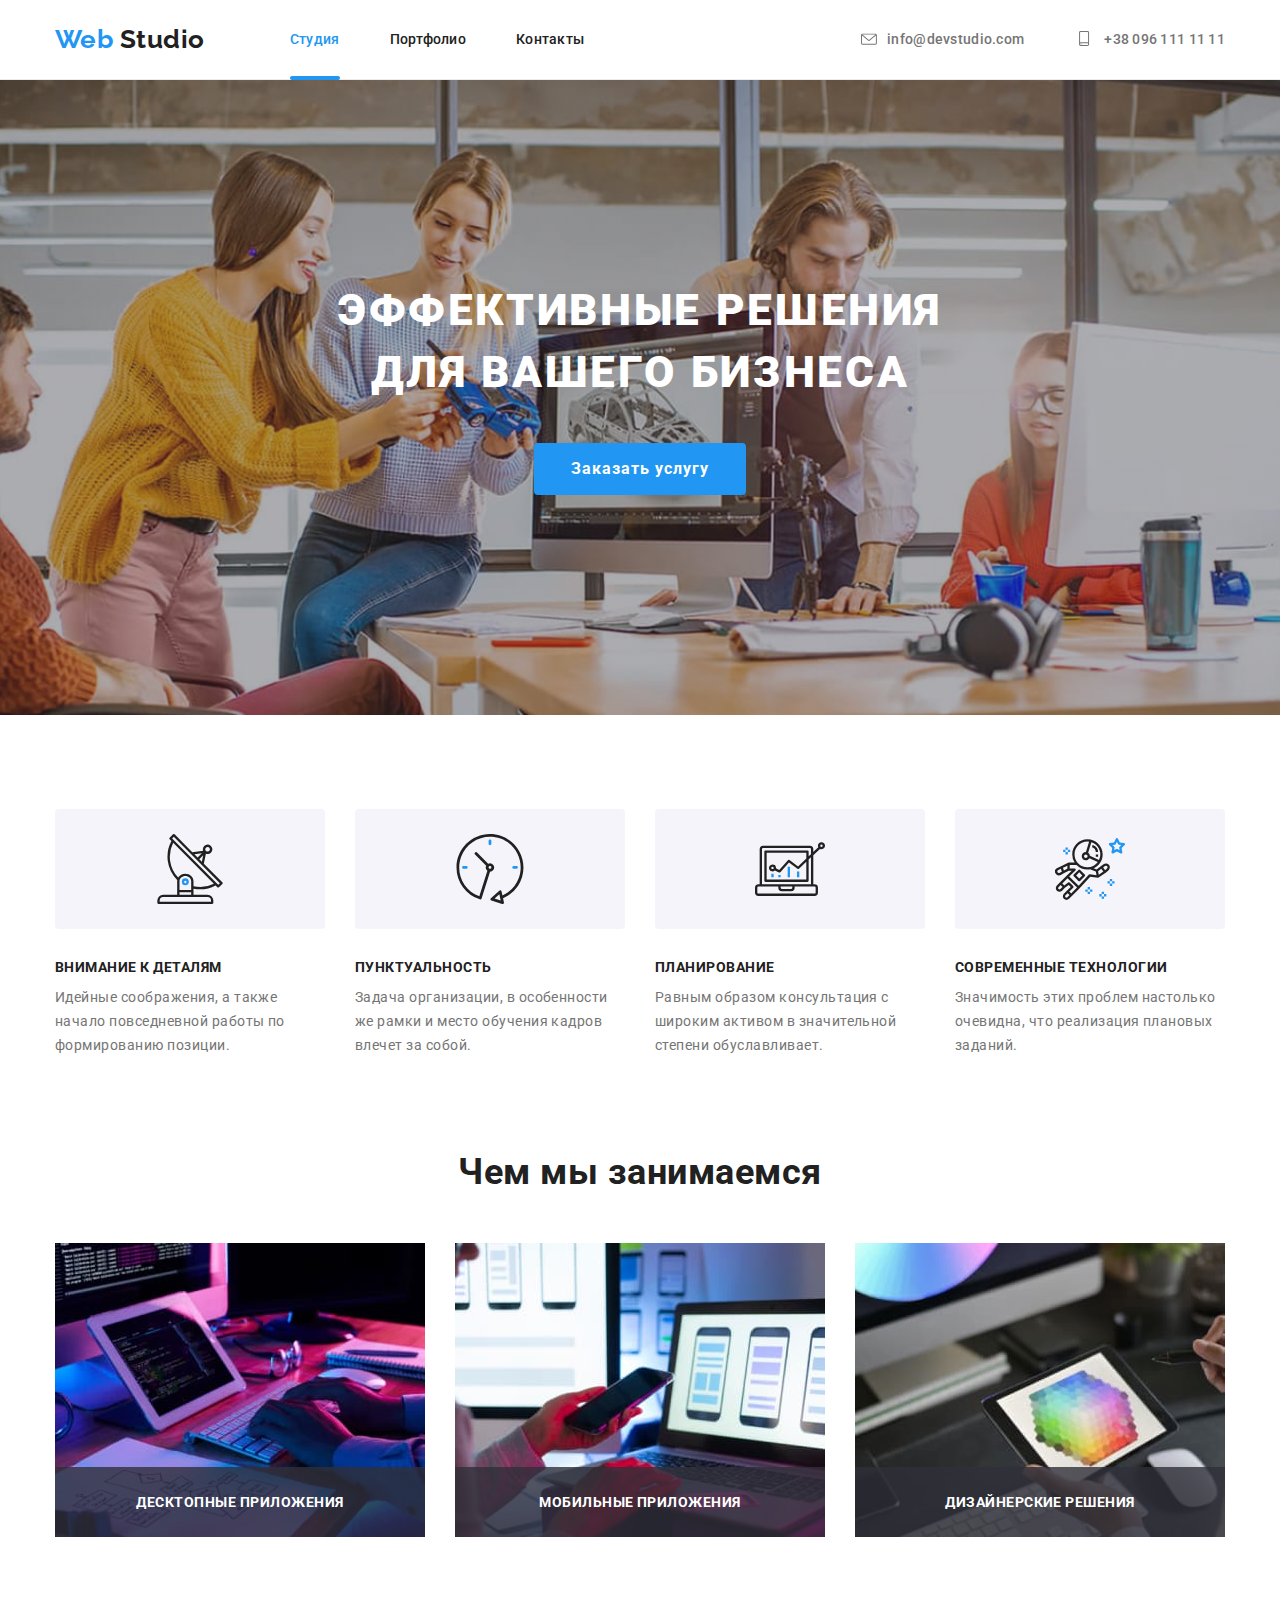
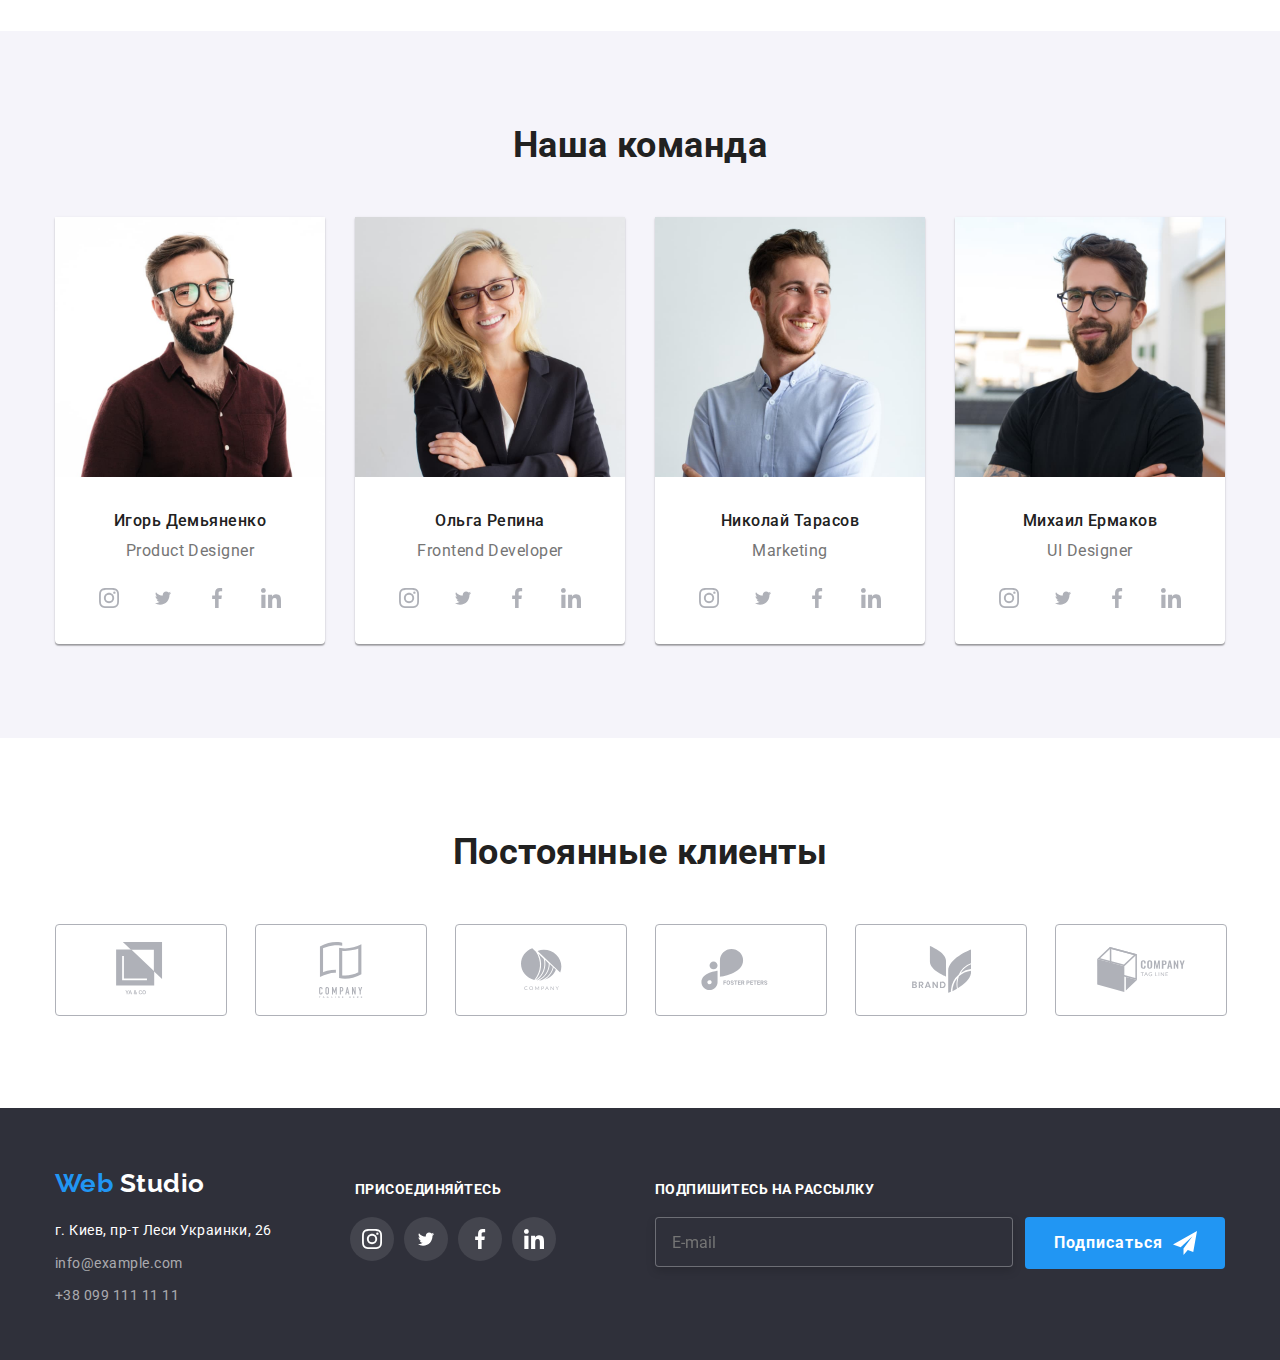
<file: index.html>
<!DOCTYPE html>
<html lang="ru">
	<head>
		<meta charset="UTF-8" />
		<meta name="viewport" content="width=device-width, initial-scale=1.0" />
		<title>Web Studio</title>
		<link rel="stylesheet" href="./css/main.min.css" />
	</head>

	<body>
		<header class="header">
			<!-- Header -->
			<div class="container studio">
				<nav class="flex-header">
					<a href="" class="logo-header">
						<span class="logo-nav">Web</span>
						Studio
					</a>
					<ul class="site-nav list">
						<li class="item"><a href="./index.html" class="link current">Студия</a></li>
						<li class="item"><a href="./portfolio.html" class="link">Портфолио</a></li>
						<li class="item"><a href="" class="link">Контакты</a></li>
					</ul>

					<ul class="auth-nav list">
						<li class="item">
							<a href="mailto:info@devstudio.com" class="link">
								<svg class="e-mail">
									<use href="./images/sprite.svg#icon-e-mail"></use>
								</svg>
								info@devstudio.com
							</a>
						</li>
						<li class="item">
							<a href="tel:+380961111111" class="link">
								<svg class="smartphone">
									<use href="./images/sprite.svg#icon-kontakt"></use>
								</svg>
								+38 096 111 11 11
							</a>
						</li>
					</ul>
				</nav>
			</div>
		</header>

		<main>
			<!-- Order a service -->
			<section class="section service">
				<div class="container">
					<h1 class="section-caption">
						Эффективные решения
						<br />
						для вашего бизнеса
					</h1>
					<button type="button" class="button primary" data-open-modal>Заказать услугу</button>
				</div>
			</section>

			<!-- Features -->
			<section class="section features">
				<div class="container">
					<h2 hidden>Особенности</h2>
					<ul class="section list">
						<li class="item-features">
							<div class="background">
								<svg class="antenna">
									<use href="./images/sprite.svg#icon-antenna"></use>
								</svg>
							</div>
							<h3 class="section-paragraph">Внимание к деталям</h3>
							<p class="section-content">
								Идейные соображения, а также начало повседневной работы по формированию позиции.
							</p>
						</li>

						<li class="item-features">
							<div class="background">
								<svg class="clock">
									<use href="./images/sprite.svg#icon-clock"></use>
								</svg>
							</div>
							<h3 class="section-paragraph">Пунктуальность</h3>
							<p class="section-content">
								Задача организации, в особенности же рамки и место обучения кадров влечет за собой.
							</p>
						</li>

						<li class="item-features">
							<div class="background">
								<svg class="diagram">
									<use href="./images/sprite.svg#icon-diagram"></use>
								</svg>
							</div>
							<h3 class="section-paragraph">Планирование</h3>
							<p class="section-content">
								Равным образом консультация с широким активом в значительной степени обуславливает.
							</p>
						</li>

						<li class="item-features">
							<div class="background">
								<svg class="astronaut">
									<use href="./images/sprite.svg#icon-astronaut"></use>
								</svg>
							</div>
							<h3 class="section-paragraph">Современные технологии</h3>
							<p class="section-content">
								Значимость этих проблем настолько очевидна, что реализация плановых заданий.
							</p>
						</li>
					</ul>
				</div>
			</section>

			<!-- What we do -->
			<section class="section tasks">
				<div class="container">
					<h2 class="section-title-tasks">Чем мы занимаемся</h2>
					<ul class="section list uttilities">
						<li class="item-tasks">
							<img
								class="uttilities-img"
								src="./images/content/whatwedo/applications.jpg"
								alt=""
								width="370"
								height="294"
							/>
							<div class="uttilities-titles">
								<p class="section-uttilities">Десктопные приложения</p>
							</div>
						</li>
						<li class="item-tasks">
							<img
								class="uttilities-img"
								src="./images/content/whatwedo/mobileapplications.jpg"
								alt=""
								width="370"
								height="294"
							/>
							<div class="uttilities-titles">
								<p class="section-uttilities">Мобильные приложения</p>
							</div>
						</li>
						<li class="item-tasks">
							<img
								class="uttilities-img"
								src="./images/content/whatwedo/disignsolutions.jpg"
								alt=""
								width="370"
								height="294"
							/>
							<div class="uttilities-titles">
								<p class="section-uttilities">Дизайнерские решения</p>
							</div>
						</li>
					</ul>
				</div>
			</section>

			<!-- Our team -->
			<section class="section-team">
				<div class="container">
					<h2 class="section-title-team">Наша команда</h2>
					<ul class="team section list">
						<li class="item-team">
							<img
								class="team-foto"
								src="./images/team/igordemianenko/igordemianenko.jpg"
								alt="Фотография сотрудника Игоря Демьяненко"
								width="270"
								height="260"
							/>
							<h3 class="team-name">Игорь Демьяненко</h3>
							<p class="team-profession">Product Designer</p>
							<ul class="links list">
								<li class="item-links">
									<a href="https://instagram.com/" class="social-links">
										<svg class="instagram">
											<use href="./images/sprite.svg#icon-instagram"></use>
										</svg>
									</a>
								</li>
								<li class="item-links">
									<a href="https://twitter.com/" class="social-links">
										<svg class="twitter">
											<use href="./images/sprite.svg#icon-twitter"></use>
										</svg>
									</a>
								</li>
								<li class="item-links">
									<a href="https://facebook.com/" class="social-links">
										<svg class="facebook">
											<use href="./images/sprite.svg#icon-facebook"></use>
										</svg>
									</a>
								</li>
								<li class="item-links">
									<a href="https://linkedin.com/" class="social-links">
										<svg class="linkedin">
											<use href="./images/sprite.svg#icon-linkedin"></use>
										</svg>
									</a>
								</li>
							</ul>
						</li>
						<li class="item-team">
							<img
								class="team-foto"
								src="./images/team/olgarepina/olgarepina.jpg"
								alt="Фотография сотрудника Ольги Репиной"
								width="270"
								height="260"
							/>
							<h3 class="team-name">Ольга Репина</h3>
							<p class="team-profession">Frontend Developer</p>
							<ul class="links list">
								<li class="item-links">
									<a href="https://instagram.com/" class="social-links">
										<svg class="instagram">
											<use href="./images/sprite.svg#icon-instagram"></use>
										</svg>
									</a>
								</li>
								<li class="item-links">
									<a href="https://twitter.com/" class="social-links">
										<svg class="twitter">
											<use href="./images/sprite.svg#icon-twitter"></use>
										</svg>
									</a>
								</li>
								<li class="item-links">
									<a href="https://facebook.com/" class="social-links">
										<svg class="facebook">
											<use href="./images/sprite.svg#icon-facebook"></use>
										</svg>
									</a>
								</li>
								<li class="item-links">
									<a href="https://linkedin.com/" class="social-links">
										<svg class="linkedin">
											<use href="./images/sprite.svg#icon-linkedin"></use>
										</svg>
									</a>
								</li>
							</ul>
						</li>
						<li class="item-team">
							<img
								class="team-foto"
								src="./images/team/nikolaitarasov/nikolaitarasov.jpg"
								alt="Фотография сотрудника Николая Тарасова"
								width="270"
								height="260"
							/>
							<h3 class="team-name">Николай Тарасов</h3>
							<p class="team-profession">Marketing</p>
							<ul class="links list">
								<li class="item-links">
									<a href="https://instagram.com/" class="social-links">
										<svg class="instagram">
											<use href="./images/sprite.svg#icon-instagram"></use>
										</svg>
									</a>
								</li>
								<li class="item-links">
									<a href="https://twitter.com/" class="social-links">
										<svg class="twitter">
											<use href="./images/sprite.svg#icon-twitter"></use>
										</svg>
									</a>
								</li>
								<li class="item-links">
									<a href="https://facebook.com/" class="social-links">
										<svg class="facebook">
											<use href="./images/sprite.svg#icon-facebook"></use>
										</svg>
									</a>
								</li>
								<li class="item-links">
									<a href="https://linkedin.com/" class="social-links">
										<svg class="linkedin">
											<use href="./images/sprite.svg#icon-linkedin"></use>
										</svg>
									</a>
								</li>
							</ul>
						</li>
						<li class="item-team">
							<img
								class="team-foto"
								src="./images/team/michailermakow/michailermakow.jpg"
								alt="Фотография сотрудника Михаила Ермакова"
								width="270"
								height="260"
							/>
							<h3 class="team-name">Михаил Ермаков</h3>
							<p class="team-profession">UI Designer</p>
							<ul class="links list">
								<li class="item-links">
									<a href="https://instagram.com/" class="social-links">
										<svg class="instagram">
											<use href="./images/sprite.svg#icon-instagram"></use>
										</svg>
									</a>
								</li>
								<li class="item-links">
									<a href="https://twitter.com/" class="social-links">
										<svg class="twitter">
											<use href="./images/sprite.svg#icon-twitter"></use>
										</svg>
									</a>
								</li>
								<li class="item-links">
									<a href="https://facebook.com/" class="social-links">
										<svg class="facebook">
											<use href="./images/sprite.svg#icon-facebook"></use>
										</svg>
									</a>
								</li>
								<li class="item-links">
									<a href="https://linkedin.com/" class="social-links">
										<svg class="linkedin">
											<use href="./images/sprite.svg#icon-linkedin"></use>
										</svg>
									</a>
								</li>
							</ul>
						</li>
					</ul>
				</div>
			</section>

			<!-- Clients -->
			<section class="section clients">
				<div class="container">
					<h2 class="title-clients">Постоянные клиенты</h2>
					<ul class="list clients">
						<li class="item clients">
							<a class="company" href="">
								<svg class="company-1">
									<use href="./images/sprite.svg#icon-logo-1"></use>
								</svg>
							</a>
						</li>
						<li class="item clients">
							<a class="company" href="">
								<svg class="company-2">
									<use href="./images/sprite.svg#icon-logo-2"></use>
								</svg>
							</a>
						</li>
						<li class="item clients">
							<a class="company" href="">
								<svg class="company-3">
									<use href="./images/sprite.svg#icon-logo-3"></use>
								</svg>
							</a>
						</li>
						<li class="item clients">
							<a class="company" href="">
								<svg class="company-4">
									<use href="./images/sprite.svg#icon-logo-4"></use>
								</svg>
							</a>
						</li>
						<li class="item clients">
							<a class="company" href="">
								<svg class="company-5">
									<use href="./images/sprite.svg#icon-logo-5"></use>
								</svg>
							</a>
						</li>
						<li class="item clients">
							<a class="company" href="">
								<svg class="company-6">
									<use href="./images/sprite.svg#icon-logo-6"></use>
								</svg>
							</a>
						</li>
					</ul>
				</div>
			</section>
		</main>

		<footer class="footer">
			<div class="container footer">
				<div class="logo-address">
					<a href="" class="logo-footer">
						<span class="logo-span">Web</span>
						Studio
					</a>
					<address class="full-address">
						<p class="address">г. Киев, пр-т Леси Украинки, 26</p>
						<a class="footer-link" href="mailto:info@example.com">info@example.com</a>
						<a class="footer-link" href="tel:+380991111111">+38 099 111 11 11</a>
					</address>
				</div>

				<div class="join">
					<b class="attention">присоединяйтесь</b>

					<ul class="links list">
						<li class="item-links-footer">
							<a href="https://instagram.com/" class="social-links-footer">
								<svg class="instagram-footer">
									<use href="./images/sprite.svg#icon-instagram"></use>
								</svg>
							</a>
						</li>
						<li class="item-links-footer">
							<a href="https://twitter.com/" class="social-links-footer">
								<svg class="twitter-footer">
									<use href="./images/sprite.svg#icon-twitter"></use>
								</svg>
							</a>
						</li>
						<li class="item-links-footer">
							<a href="https://facebook.com/" class="social-links-footer">
								<svg class="facebook-footer">
									<use href="./images/sprite.svg#icon-facebook"></use>
								</svg>
							</a>
						</li>
						<li class="item-links-footer">
							<a href="https://linkedin.com/" class="social-links-footer">
								<svg class="linkedin-footer">
									<use href="./images/sprite.svg#icon-linkedin"></use>
								</svg>
							</a>
						</li>
					</ul>
				</div>

				<div class="sign">
					<b class="attention">Подпишитесь на рассылку</b>
					<form class="footer-form">
						<label class="footer-label">
							<input type="email" class="footer-input" placeholder="E-mail" />
						</label>
						<button type="button" class="button-form">
							Подписаться
							<svg class="button icon-send">
								<use href="./images/sprite.svg#icon-icon-send"></use>
							</svg>
						</button>
					</form>
				</div>
			</div>
		</footer>

		<!-- Modal -->
		<div class="modal-overlay is-hidden" data-backdrop>
			<form class="modal-form">
				<h2 class="modal-title">Оставьте свои данные, мы вам перезвоним</h2>

				<label class="form-field">
					<span class="form-field-title">Имя</span>
					<input class="modal-input" type="text" name="name" />
					<svg class="modal-svg">
						<use href="./images/sprite.svg#icon-person-modal"></use>
					</svg>
				</label>

				<label class="form-field">
					<span class="form-field-title">Телефон</span>
					<input class="modal-input" type="tel" name="tel" />
					<svg class="modal-svg">
						<use href="./images/sprite.svg#icon-phone-modal"></use>
					</svg>
				</label>

				<label class="form-field">
					<span class="form-field-title">Почта</span>
					<input class="modal-input" type="email" name="mail" />
					<svg class="modal-svg">
						<use href="./images/sprite.svg#icon-email-modal"></use>
					</svg>
				</label>

				<label class="form-field">
					<span class="form-field-title">Комментарий</span>
					<textarea class="comment" name="comment" placeholder="Введите текст"></textarea>
				</label>

				<label class="checkbox-label">
					<input class="checkbox" type="checkbox" name="policy" />
					<span class="checkbox-icon"></span>
					<span class="checkbox-title">
						Соглашаюсь с рассылкой и принимаю
						<a class="checkbox-policy" href="">Условия договора</a>
					</span>
				</label>

				<button type="button" class="button-close-modal" data-close-modal>
					<svg class="close-modal">
						<use href="./images/sprite.svg#icon-close-modal"></use>
					</svg>
				</button>

				<button type="button" class="button-send-modal">Отправить</button>
			</form>
		</div>

		<script>
			const refs = {
				openModalBtn: document.querySelector("[data-open-modal]"),
				closeModalBtn: document.querySelector("[data-close-modal]"),
				backdrop: document.querySelector("[data-backdrop]"),
			}

			refs.openModalBtn.addEventListener("click", toggleModal)
			refs.closeModalBtn.addEventListener("click", toggleModal)

			refs.backdrop.addEventListener("click", logBackdropClick)

			function toggleModal() {
				refs.backdrop.classList.toggle("is-hidden")
			}

			function logBackdropClick() {
				console.log("Это клик в бекдроп")
			}
		</script>
	</body>
</html>
</file>
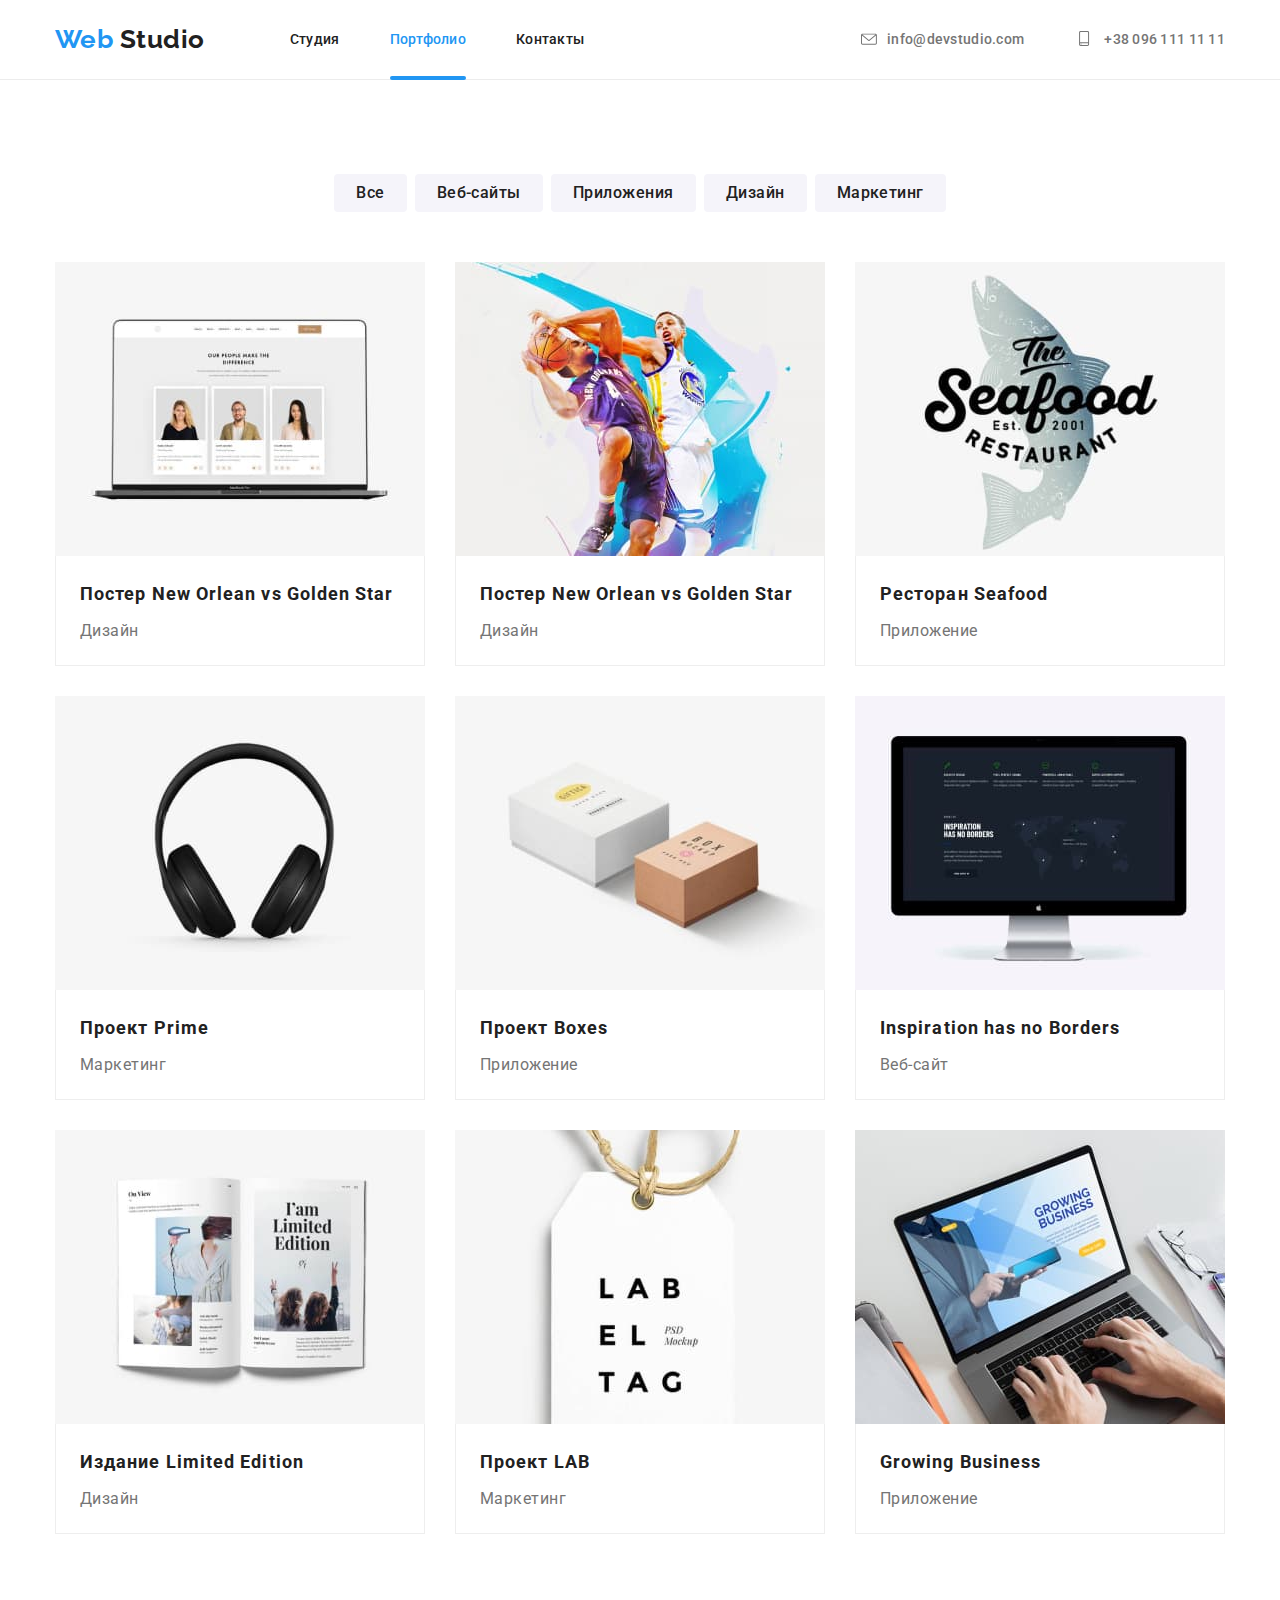
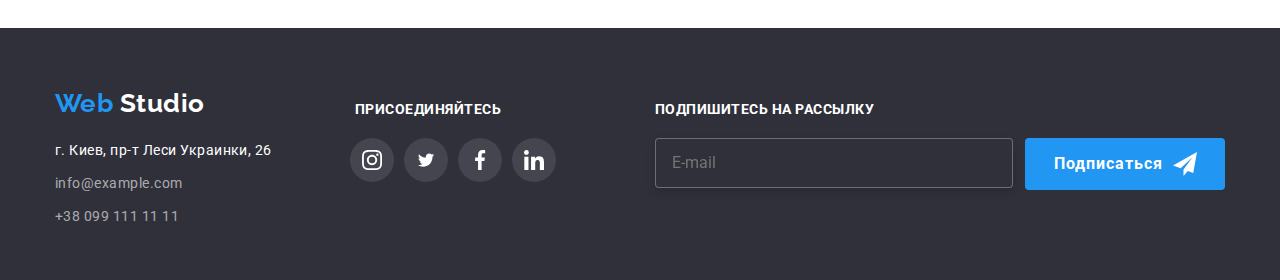
<file: portfolio.html>
<!DOCTYPE html>
<html lang="ru">
	<head>
		<meta charset="UTF-8" />
		<meta name="viewport" content="width=device-width, initial-scale=1.0" />
		<title>Web Studio</title>
		<link rel="stylesheet" href="./css/main.min.css" />
	</head>

	<body>
		<header class="header">
			<!-- Header -->
			<div class="container portfolio">
				<nav class="flex-header">
					<a href="" class="logo-header">
						<span class="logo-nav">Web</span>
						Studio
					</a>
					<ul class="site-nav list">
						<li class="item"><a href="./index.html" class="link">Студия</a></li>
						<li class="item"><a href="./portfolio.html" class="link current">Портфолио</a></li>
						<li class="item"><a href="" class="link">Контакты</a></li>
					</ul>

					<ul class="auth-nav list">
						<li class="item">
							<a href="mailto:info@devstudio.com" class="link">
								<svg class="e-mail">
									<use href="./images/sprite.svg#icon-e-mail"></use>
								</svg>
								info@devstudio.com
							</a>
						</li>
						<li class="item">
							<a href="tel:+380961111111" class="link">
								<svg class="smartphone">
									<use href="./images/sprite.svg#icon-kontakt"></use>
								</svg>
								+38 096 111 11 11
							</a>
						</li>
					</ul>
				</nav>
			</div>
		</header>

		<main>
			<!-- Portfolio -->
			<div class="container">
				<h1 hidden>Портфолио</h1>
				<ul class="list button">
					<li class="button item">
						<button type="button" class="button secondary" href="#">Все</button>
					</li>
					<li class="button item">
						<button type="button" class="button secondary" href="#">Веб-сайты</button>
					</li>
					<li class="button item">
						<button type="button" class="button secondary" href="#">Приложения</button>
					</li>
					<li class="button item">
						<button type="button" class="button secondary" href="#">Дизайн</button>
					</li>
					<li class="button item">
						<button type="button" class="button secondary" href="#">Маркетинг</button>
					</li>
				</ul>
				<ul class="section list project">
					<li class="item-projects">
						<a class="project-links" href="">
							<div class="project-information">
								<img
									class="project-img"
									src="./images/portfolio/technocrack.jpg"
									alt="Технокряк"
									width="370"
									height="294"
								/>
								<p class="project-title">
									Технокряк это современная площадка распространения коронавируса. Компании используют эту платформу для
									цифрового шпионажа и атак на защищённые сервера конкурентов.
								</p>
							</div>
							<div class="project-content">
								<h2 class="section headline">Постер New Orlean vs Golden Star</h2>
								<p class="section-subtitle">Дизайн</p>
							</div>
						</a>
					</li>
					<li class="item-projects">
						<a class="project-links-test" href="">
							<div class="project-information-test">
								<img
									class="project-img-test"
									src="./images/portfolio/poster.jpg"
									alt="Постер New Orlean vs Golden Star"
									width="370"
									height="294"
								/>
								<p class="project-title-test">
									Технокряк это современная площадка распространения коронавируса. Компании используют эту платформу для
									цифрового шпионажа и атак на защищённые сервера конкурентов.
								</p>
							</div>
							<div class="project-content">
								<h2 class="section headline">Постер New Orlean vs Golden Star</h2>
								<p class="section-subtitle">Дизайн</p>
							</div>
						</a>
					</li>
					<li class="item-projects">
						<a class="project-links" href="">
							<div class="project-information">
								<img
									class="project-img"
									src="./images/portfolio/restaurant.jpg"
									alt="Ресторан Seafood"
									width="370"
									height="294"
								/>
								<p class="project-title">
									Технокряк это современная площадка распространения коронавируса. Компании используют эту платформу для
									цифрового шпионажа и атак на защищённые сервера конкурентов.
								</p>
							</div>
							<div class="project-content">
								<h2 class="section headline">Ресторан Seafood</h2>
								<p class="section-subtitle">Приложение</p>
							</div>
						</a>
					</li>
					<li class="item-projects">
						<a class="project-links" href="">
							<div class="project-information">
								<img class="project-img" src="./images/portfolio/projectprime.jpg" alt="Проект Prime" />
								<p class="project-title">
									Технокряк это современная площадка распространения коронавируса. Компании используют эту платформу для
									цифрового шпионажа и атак на защищённые сервера конкурентов.
								</p>
							</div>
							<div class="project-content">
								<h2 class="section headline">Проект Prime</h2>
								<p class="section-subtitle">Маркетинг</p>
							</div>
						</a>
					</li>
					<li class="item-projects">
						<a class="project-links" href="">
							<div class="project-information">
								<img class="project-img" src="./images/portfolio/projectboxes.jpg" alt="Проект Boxes" />
								<p class="project-title">
									Технокряк это современная площадка распространения коронавируса. Компании используют эту платформу для
									цифрового шпионажа и атак на защищённые сервера конкурентов.
								</p>
							</div>
							<div class="project-content">
								<h2 class="section headline">Проект Boxes</h2>
								<p class="section-subtitle">Приложение</p>
							</div>
						</a>
					</li>
					<li class="item-projects">
						<a class="project-links" href="">
							<div class="project-information">
								<img
									class="project-img"
									src="./images/portfolio/inspirationhasnoborders.jpg"
									alt="Inspiration has no Borders"
								/>
								<p class="project-title">
									Технокряк это современная площадка распространения коронавируса. Компании используют эту платформу для
									цифрового шпионажа и атак на защищённые сервера конкурентов.
								</p>
							</div>
							<div class="project-content">
								<h2 class="section headline">Inspiration has no Borders</h2>
								<p class="section-subtitle">Веб-сайт</p>
							</div>
						</a>
					</li>
					<li class="item-projects">
						<a class="project-links" href="">
							<div class="project-information">
								<img class="project-img" src="./images/portfolio/limitededition.jpg" alt="Издание Limited Edition" />
								<p class="project-title">
									Технокряк это современная площадка распространения коронавируса. Компании используют эту платформу для
									цифрового шпионажа и атак на защищённые сервера конкурентов.
								</p>
							</div>
							<div class="project-content">
								<h2 class="section headline">Издание Limited Edition</h2>
								<p class="section-subtitle">Дизайн</p>
							</div>
						</a>
					</li>
					<li class="item-projects">
						<a class="project-links" href="">
							<div class="project-information">
								<img class="project-img" src="./images/portfolio/projectlab.jpg" alt="Проект LAB" />
								<p class="project-title">
									Технокряк это современная площадка распространения коронавируса. Компании используют эту платформу для
									цифрового шпионажа и атак на защищённые сервера конкурентов.
								</p>
							</div>
							<div class="project-content">
								<h2 class="section headline">Проект LAB</h2>
								<p class="section-subtitle">Маркетинг</p>
							</div>
						</a>
					</li>
					<li class="item-projects">
						<a class="project-links" href="">
							<div class="project-information">
								<img class="project-img" src="./images/portfolio/growingbusiness.jpg" alt="Growing Business" />
								<p class="project-title">
									Технокряк это современная площадка распространения коронавируса. Компании используют эту платформу для
									цифрового шпионажа и атак на защищённые сервера конкурентов.
								</p>
							</div>
							<div class="project-content">
								<h2 class="section headline">Growing Business</h2>
								<p class="section-subtitle">Приложение</p>
							</div>
						</a>
					</li>
				</ul>
			</div>
		</main>

		<footer class="footer">
			<div class="container footer">
				<div class="logo-address">
					<a href="" class="logo-footer">
						<span class="logo-span">Web</span>
						Studio
					</a>
					<address class="full-address">
						<p class="address">г. Киев, пр-т Леси Украинки, 26</p>
						<a class="footer-link" href="mailto:info@example.com">info@example.com</a>
						<a class="footer-link" href="tel:+380991111111">+38 099 111 11 11</a>
					</address>
				</div>

				<div class="join">
					<b class="attention">присоединяйтесь</b>

					<ul class="links list">
						<li class="item-links-footer">
							<a href="https://instagram.com/" class="social-links-footer">
								<svg class="instagram-footer">
									<use href="./images/sprite.svg#icon-instagram"></use>
								</svg>
							</a>
						</li>
						<li class="item-links-footer">
							<a href="https://twitter.com/" class="social-links-footer">
								<svg class="twitter-footer">
									<use href="./images/sprite.svg#icon-twitter"></use>
								</svg>
							</a>
						</li>
						<li class="item-links-footer">
							<a href="https://facebook.com/" class="social-links-footer">
								<svg class="facebook-footer">
									<use href="./images/sprite.svg#icon-facebook"></use>
								</svg>
							</a>
						</li>
						<li class="item-links-footer">
							<a href="https://linkedin.com/" class="social-links-footer">
								<svg class="linkedin-footer">
									<use href="./images/sprite.svg#icon-linkedin"></use>
								</svg>
							</a>
						</li>
					</ul>
				</div>

				<div class="sign">
					<b class="attention">Подпишитесь на рассылку</b>
					<form class="footer-form">
						<label class="footer-label">
							<input type="email" class="footer-input" placeholder="E-mail" />
						</label>
						<button type="button" class="button-form">
							Подписаться
							<svg class="button icon-send">
								<use href="./images/sprite.svg#icon-icon-send"></use>
							</svg>
						</button>
					</form>
				</div>
			</div>
		</footer>
	</body>
</html>
</file>
<file: css/main.min.css>
@import url("https://fonts.googleapis.com/css2?family=Raleway:wght@600;700&family=Roboto:wght@400;500;700;900&display=swap");/*! modern-normalize v0.7.0 | MIT License | https://github.com/sindresorhus/modern-normalize */*,*::before,*::after{-webkit-box-sizing:border-box;box-sizing:border-box}:root{-moz-tab-size:4;-o-tab-size:4;tab-size:4}html{line-height:1.15;-webkit-text-size-adjust:100%}body{margin:0}body{font-family:system-ui,-apple-system,"Segoe UI",Roboto,Helvetica,Arial,sans-serif,"Apple Color Emoji","Segoe UI Emoji"}hr{height:0}abbr[title]{-webkit-text-decoration:underline dotted;text-decoration:underline dotted}b,strong{font-weight:bolder}code,kbd,samp,pre{font-family:ui-monospace, SFMono-Regular, Consolas, "Liberation Mono", Menlo, monospace;font-size:1em}small{font-size:80%}sub,sup{font-size:75%;line-height:0;position:relative;vertical-align:baseline}sub{bottom:-0.25em}sup{top:-0.5em}button,input,optgroup,select,textarea{font-family:inherit;font-size:100%;line-height:1.15;margin:0}button,select{text-transform:none}button,[type="button"],[type="reset"],[type="submit"]{-webkit-appearance:button}button::-moz-focus-inner,[type="button"]::-moz-focus-inner,[type="reset"]::-moz-focus-inner,[type="submit"]::-moz-focus-inner{border-style:none;padding:0}button:-moz-focusring,[type="button"]:-moz-focusring,[type="reset"]:-moz-focusring,[type="submit"]:-moz-focusring{outline:1px dotted ButtonText}legend{padding:0}progress{vertical-align:baseline}[type="number"]::-webkit-inner-spin-button,[type="number"]::-webkit-outer-spin-button{height:auto}[type="search"]{-webkit-appearance:textfield;outline-offset:-2px}[type="search"]::-webkit-search-decoration{-webkit-appearance:none}::-webkit-file-upload-button{-webkit-appearance:button;font:inherit}summary{display:list-item}body{color:#212121;background-color:#fff;font-family:Roboto, sans-serif;letter-spacing:0.03em}a{text-decoration:none}*,::after,::before{-webkit-box-sizing:inherit;box-sizing:inherit}.container{margin-left:auto;margin-right:auto;width:1170px;padding-left:15px;padding-right:15px}.section{padding-bottom:94px}.list{margin:0;padding:0;list-style:none}.header .logo-header,.logo-footer{font-family:Raleway, sans-serif;font-weight:700;font-size:26px;line-height:1.2;outline:none}.section.service .button.primary,.button-form,.button-send-modal{width:200px;height:50px;color:#fff;background-color:#2196f3;border-radius:4px;border:0px;cursor:pointer;font-weight:bold;font-size:16px;line-height:1.88;letter-spacing:0.06em;outline:none}.section-title-tasks,.section-team .section-title-team,.section.clients .title-clients{margin-top:0;margin-bottom:50px;font-weight:bold;font-size:36px;line-height:1.16;text-align:center}.header{border:1px solid #ececec;border-left:none;border-right:none;border-top:none}.header .logo-header{margin-right:85px;color:#212121}.header .logo-header .logo-nav{color:#2196f3}.flex-header{display:-webkit-box;display:-ms-flexbox;display:flex;-webkit-box-align:center;-ms-flex-align:center;align-items:center}.site-nav{display:-webkit-box;display:-ms-flexbox;display:flex}.site-nav .item+.item{margin-left:50px}.site-nav .link:hover,.site-nav .link:focus{color:#2196f3}.site-nav .link{position:relative;display:-webkit-box;display:-ms-flexbox;display:flex;padding-top:31px;padding-bottom:31px;color:#212121;font-weight:500;font-size:14px;line-height:1.2;letter-spacing:0.02em;-webkit-transition:color 250ms cubic-bezier(0.4, 0, 0.2, 1);transition:color 250ms cubic-bezier(0.4, 0, 0.2, 1)}.site-nav .link.current{color:#2196f3}.site-nav .link::after{content:"";position:absolute;left:0;bottom:0;display:block;width:100%;height:4px;border-radius:2px;bottom:-1px;background-color:#2196f3;opacity:0}.site-nav .link.current::after{opacity:1}.auth-nav{display:-webkit-box;display:-ms-flexbox;display:flex;margin-left:auto}.auth-nav .item+.item{margin-left:50px}.auth-nav .link:hover,.auth-nav .link:focus{color:#2196f3}.auth-nav .link{position:relative;display:-webkit-box;display:-ms-flexbox;display:flex;padding-top:31px;padding-bottom:31px;color:#757575;font-weight:500;font-size:14px;line-height:1.2;letter-spacing:0.02em;-webkit-transition:color 250ms cubic-bezier(0.4, 0, 0.2, 1);transition:color 250ms cubic-bezier(0.4, 0, 0.2, 1)}.e-mail{width:16px;height:17.2px;-webkit-box-align:center;-ms-flex-align:center;align-items:center;margin-right:10px;fill:currentColor;-webkit-transition:fill 250ms cubic-bezier(0.4, 0, 0.2, 1);transition:fill 250ms cubic-bezier(0.4, 0, 0.2, 1)}.smartphone{width:20px;height:15px;-webkit-box-align:center;-ms-flex-align:center;align-items:center;margin-right:10px;fill:currentColor;-webkit-transition:fill 250ms cubic-bezier(0.4, 0, 0.2, 1);transition:fill 250ms cubic-bezier(0.4, 0, 0.2, 1)}.section.service{text-align:center;padding-top:200px;padding-bottom:220px;max-width:1600px;margin-right:auto;margin-left:auto;background-image:-webkit-gradient(linear, left top, right top, from(rgba(47,48,58,0.4)), to(rgba(47,48,58,0.4))),url("../images/Header.jpg");background-image:linear-gradient(to right, rgba(47,48,58,0.4), rgba(47,48,58,0.4)),url("../images/Header.jpg");background-repeat:no-repeat;background-position:center;background-size:cover}.section.service .section-caption{margin-top:0;margin-bottom:40px;color:#fff;font-weight:900;font-size:44px;line-height:1.4;letter-spacing:0.06em;text-transform:uppercase}.section.service .button.primary{-webkit-transition:color 250ms cubic-bezier(0.4, 0, 0.2, 1),background-color 250ms cubic-bezier(0.4, 0, 0.2, 1),-webkit-box-shadow 250ms cubic-bezier(0.4, 0, 0.2, 1);transition:color 250ms cubic-bezier(0.4, 0, 0.2, 1),background-color 250ms cubic-bezier(0.4, 0, 0.2, 1),-webkit-box-shadow 250ms cubic-bezier(0.4, 0, 0.2, 1);transition:color 250ms cubic-bezier(0.4, 0, 0.2, 1),background-color 250ms cubic-bezier(0.4, 0, 0.2, 1),box-shadow 250ms cubic-bezier(0.4, 0, 0.2, 1);transition:color 250ms cubic-bezier(0.4, 0, 0.2, 1),background-color 250ms cubic-bezier(0.4, 0, 0.2, 1),box-shadow 250ms cubic-bezier(0.4, 0, 0.2, 1),-webkit-box-shadow 250ms cubic-bezier(0.4, 0, 0.2, 1)}.section.service .button.primary:hover,.section.service .button.primary:focus{color:#2196f3;background-color:#fff;-webkit-box-shadow:0px 4px 4px rgba(0,0,0,0.15);box-shadow:0px 4px 4px rgba(0,0,0,0.15)}.section.features{padding-top:94px}.section.features .section.list{display:-webkit-box;display:-ms-flexbox;display:flex}.section.features .background{display:-webkit-box;display:-ms-flexbox;display:flex;-webkit-box-align:center;-ms-flex-align:center;align-items:center;-webkit-box-pack:center;-ms-flex-pack:center;justify-content:center;padding:0px;border:none;width:270px;height:120px;background-color:#f5f4fa;border-radius:4px}.section.features .background .antenna,.section.features .background .clock,.section.features .background .astronaut,.section.features .background .diagram{width:70px;height:70px}.item-features{width:calc((1170px - 90px) / 4);margin-right:30px}.item-features:nth-child(4n){margin-right:0px}.item-features .section-paragraph{margin-top:30px;margin-bottom:10px;font-weight:bold;font-size:14px;line-height:1.2;text-transform:uppercase}.item-features .section-content{margin-top:0;margin-bottom:0;color:#757575;font-size:14px;line-height:1.7}.section.list.uttilities{display:-webkit-box;display:-ms-flexbox;display:flex}.section.list.uttilities .item-tasks{position:relative;width:calc((1170px - 60px) / 3);margin-right:30px}.section.list.uttilities .item-tasks:last-child{margin-right:0px}.section.list.uttilities .item-tasks .uttilities-img{display:block}.uttilities-titles{position:absolute;width:370px;height:70px;bottom:0;background:rgba(47,48,58,0.8)}.uttilities-titles .section-uttilities{display:-webkit-box;display:-ms-flexbox;display:flex;margin-top:0;margin-bottom:0;width:100%;height:100%;-webkit-box-align:center;-ms-flex-align:center;align-items:center;-webkit-box-pack:center;-ms-flex-pack:center;justify-content:center;color:#fff;font-weight:bold;font-size:14px;line-height:1.2;text-align:center;text-transform:uppercase}.section-team{padding-top:94px;padding-bottom:94px;background-color:#f5f4fa}.section.list{display:-webkit-box;display:-ms-flexbox;display:flex}.section.list .item-team{display:block;width:calc((1170px - 90px) / 4);margin-right:30px;background-color:#fff;border-radius:0px 0px 4px 4px;-webkit-box-shadow:0px 2px 1px rgba(0,0,0,0.2),0px 1px 1px rgba(0,0,0,0.14),0px 1px 3px rgba(0,0,0,0.12);box-shadow:0px 2px 1px rgba(0,0,0,0.2),0px 1px 1px rgba(0,0,0,0.14),0px 1px 3px rgba(0,0,0,0.12)}.section.list .item-team:last-child{margin-right:0}.section.list .team-name{margin-top:30px;margin-bottom:10px;font-weight:500;font-size:16px;line-height:1.2;text-align:center}.section.list .team-name .team-foto{display:block}.section.list .team-profession{margin-top:0;margin-bottom:16px;color:#757575;font-size:16px;line-height:1.2;text-align:center}.links.list{display:-webkit-box;display:-ms-flexbox;display:flex;-webkit-box-pack:center;-ms-flex-pack:center;justify-content:center}.links.list .item-links{display:block;margin-right:10px;margin-bottom:24px}.links.list .item-links:last-child{margin-right:0px}.social-links{display:-webkit-box;display:-ms-flexbox;display:flex;width:44px;height:44px;-webkit-box-align:center;-ms-flex-align:center;align-items:center;-webkit-box-pack:center;-ms-flex-pack:center;justify-content:center;color:#afb1b8;border-radius:50%;-webkit-transition:color 250ms cubic-bezier(0.4, 0, 0.2, 1),background-color 250ms cubic-bezier(0.4, 0, 0.2, 1),border-radius 250ms cubic-bezier(0.4, 0, 0.2, 1);transition:color 250ms cubic-bezier(0.4, 0, 0.2, 1),background-color 250ms cubic-bezier(0.4, 0, 0.2, 1),border-radius 250ms cubic-bezier(0.4, 0, 0.2, 1)}.social-links:hover,.social-links:focus{border-radius:50%;background-color:#2196f3;outline:none;color:#ffffff}.social-links .instagram,.social-links .linkedin{width:20px;height:20px;fill:currentColor}.social-links .twitter{width:20px;height:16.25px;fill:currentColor}.social-links .facebook{width:20px;height:40px;fill:currentColor}.section.clients{padding-top:94px}.section.clients .list.clients{display:-webkit-box;display:-ms-flexbox;display:flex}.section.clients .list.clients .item.clients{width:calc((1170px - 150px) / 6);height:90px;margin-right:30px}.section.clients .list.clients:last-child{margin-right:0px}.company{display:-webkit-box;display:-ms-flexbox;display:flex;width:170px;height:90px;-webkit-box-align:center;-ms-flex-align:center;align-items:center;-webkit-box-pack:center;-ms-flex-pack:center;justify-content:center;border:1px solid #afb1b8;border-radius:4px;fill:#afb1b8;-webkit-transition:fill 250ms cubic-bezier(0.4, 0, 0.2, 1),border 250ms cubic-bezier(0.4, 0, 0.2, 1);transition:fill 250ms cubic-bezier(0.4, 0, 0.2, 1),border 250ms cubic-bezier(0.4, 0, 0.2, 1)}.company:hover,.company:focus{fill:#2196f3;border:1px solid #2196f3;outline:none}.company-1{width:53px;height:56px}.company-2{width:52px;height:56px}.company-3{width:41px;height:42.6px}.company-4{width:79.66px;height:42.02px}.company-5{width:59px;height:47px}.company-6{width:88.48px;height:45.44px}.footer{background-color:#2f303a}.footer .container.footer{display:-webkit-box;display:-ms-flexbox;display:flex;height:252px}.logo-footer{display:inline-block;padding-top:60px;margin-bottom:20px;color:#fff}.logo-footer .logo-span{color:#2196f3}.full-address{width:231px;height:81px}.full-address .address{display:inline-block;margin-top:0px;margin-bottom:9px;color:#fff;font-size:14px;line-height:1.7;font-style:normal}.full-address .footer-link{display:inline-block;color:rgba(255,255,255,0.6);margin-bottom:9px;font-size:14px;line-height:1.7;font-style:normal;-webkit-transition:color 250ms cubic-bezier(0.4, 0, 0.2, 1);transition:color 250ms cubic-bezier(0.4, 0, 0.2, 1)}.full-address .footer-link:last-child{margin-bottom:0}.full-address .footer-link:hover,.full-address .footer-link:focus{color:#2196f3;outline:none}.join{width:206px;height:80px;padding-top:72px;padding-left:69px}.join .attention{display:inline-block;margin-bottom:20px;color:#fff;font-weight:bold;font-size:14px;line-height:1.2;text-transform:uppercase}.item-links-footer{display:block;margin-right:10px}.item-links-footer .social-links-footer{display:-webkit-box;display:-ms-flexbox;display:flex;width:44px;height:44px;-webkit-box-align:center;-ms-flex-align:center;align-items:center;-webkit-box-pack:center;-ms-flex-pack:center;justify-content:center;background-color:rgba(255,255,255,0.1);border-radius:50%;-webkit-transition:background-color 250ms cubic-bezier(0.4, 0, 0.2, 1);transition:background-color 250ms cubic-bezier(0.4, 0, 0.2, 1)}.item-links-footer .social-links-footer:hover,.item-links-footer .social-links-footer:focus{border-radius:50%;background-color:#2196f3;outline:none}.item-links-footer .social-links-footer .instagram-footer,.item-links-footer .social-links-footer .linkedin-footer{width:20px;height:20px;fill:#ffffff}.item-links-footer .social-links-footer .twitter-footer{width:20px;height:16.25px;fill:#ffffff}.item-links-footer .social-links-footer .facebook-footer{width:20px;height:40px;fill:#ffffff}.sign{width:570px;height:86px;padding-top:72px;padding-left:94px}.sign .attention{display:inline-block;margin-bottom:20px;color:#fff;font-weight:bold;font-size:14px;line-height:1.2;text-transform:uppercase}.footer-form{display:-webkit-box;display:-ms-flexbox;display:flex}.footer-form .footer-label{display:inline-block;margin-right:12px}.footer-form .footer-label .footer-input{width:358px;height:50px;padding:12px 0px 12px 16px;color:#fff;background-color:#2f303a;border:1px solid rgba(255,255,255,0.3);-webkit-box-sizing:border-box;box-sizing:border-box;-webkit-filter:drop-shadow(0px 4px 4px rgba(0,0,0,0.15));filter:drop-shadow(0px 4px 4px rgba(0,0,0,0.15));border-radius:4px;-webkit-transition:border 250ms cubic-bezier(0.4, 0, 0.2, 1);transition:border 250ms cubic-bezier(0.4, 0, 0.2, 1)}.footer-form .footer-label .footer-input:hover,.footer-form .footer-label .footer-input:focus{outline:none;border:1px solid #ffffff}.button-form{width:200px;height:50px;padding-left:29px;display:-webkit-box;display:-ms-flexbox;display:flex;-webkit-box-align:center;-ms-flex-align:center;align-items:center;text-align:center}.button-form .button.icon-send{margin-left:10px;width:24px;height:24px}.button-form .button.icon-send .icon-icon-send{width:24px;height:24px;fill:#ffffff}.modal-overlay{position:fixed;top:0;left:0;right:0;bottom:0;background:rgba(0,0,0,0.2)}.modal-overlay .modal-form{display:block;position:absolute;top:50%;left:50%;-webkit-transform:translate(-50%, -50%);transform:translate(-50%, -50%);width:528px;height:581px;background-color:#ffffff;-webkit-box-shadow:0px 1px 3px rgba(0,0,0,0.12),0px 1px 1px rgba(0,0,0,0.14),0px 2px 1px rgba(0,0,0,0.2);box-shadow:0px 1px 3px rgba(0,0,0,0.12),0px 1px 1px rgba(0,0,0,0.14),0px 2px 1px rgba(0,0,0,0.2);border-radius:4px}.modal-overlay .modal-form .modal-title{margin:0;padding-top:40px;padding-bottom:12px;font-weight:bold;font-size:20px;line-height:1.15;text-align:center}.modal-overlay.is-hidden{opacity:0;pointer-events:none}.modal-overlay.is-hidden .modal-form{display:block;position:absolute;top:50%;left:50%;-webkit-transform:translate(-50%, -50%);transform:translate(-50%, -50%);width:528px;height:581px;background-color:#ffffff;-webkit-box-shadow:0px 1px 3px rgba(0,0,0,0.12),0px 1px 1px rgba(0,0,0,0.14),0px 2px 1px rgba(0,0,0,0.2);box-shadow:0px 1px 3px rgba(0,0,0,0.12),0px 1px 1px rgba(0,0,0,0.14),0px 2px 1px rgba(0,0,0,0.2);border-radius:4px}.modal-overlay.is-hidden .modal-form .modal-title{margin:0;padding-top:40px;padding-bottom:12px;font-weight:bold;font-size:20px;line-height:1.15;text-align:center}.form-field{position:relative;display:-webkit-box;display:-ms-flexbox;display:flex;-webkit-box-orient:vertical;-webkit-box-direction:normal;-ms-flex-direction:column;flex-direction:column;margin-left:auto;margin-right:auto;width:448px;padding-bottom:10px}.form-field:nth-last-child(4){padding-bottom:20px}.form-field .form-field-title{font-weight:normal;font-size:12px;line-height:1.167;letter-spacing:0.01em;padding-bottom:4px;color:#757575}.form-field .modal-input{height:40px;padding:12px 0px 12px 40px;border:1px solid rgba(33,33,33,0.2);-webkit-box-sizing:border-box;box-sizing:border-box;border-radius:4px;-webkit-transition:border 250ms cubic-bezier(0.4, 0, 0.2, 1);transition:border 250ms cubic-bezier(0.4, 0, 0.2, 1)}.form-field .modal-input:hover,.form-field .modal-input:focus{border:1px solid #2196f3;outline:none}.form-field .modal-input:hover+.modal-svg,.form-field .modal-input:focus+.modal-svg{fill:#2196f3}.form-field .modal-svg{width:18px;height:18px;position:absolute;top:29px;left:12px}.form-field .comment{padding:12px 16px;height:120px;resize:none;border:1px solid rgba(33,33,33,0.2);-webkit-box-sizing:border-box;box-sizing:border-box;border-radius:4px;font-weight:normal;font-size:14px;line-height:1.14;letter-spacing:0.01em;color:rgba(117,117,117,0.5)}.form-field .comment.comment:hover,.form-field .comment.comment:focus{border:1px solid #2196f3;outline:none}.checkbox-label{position:absolute;display:-webkit-inline-box;display:-ms-inline-flexbox;display:inline-flex;-webkit-box-align:center;-ms-flex-align:center;align-items:center;margin-right:auto;margin-left:auto;padding-bottom:30px;-webkit-transform:translateX(54px);transform:translateX(54px)}.checkbox-label .checkbox{width:1px;height:1px;margin:-1px;border:0;padding:0;clip:rect(0 0 0 0);overflow:hidden}.checkbox-label .checkbox:checked+.checkbox-icon{border-color:#2196f3;background-color:#2196f3;background-image:url("../images/icon check.svg");background-size:contain;background-origin:border-box}.checkbox-label .checkbox-icon{display:inline-block;margin-right:7px;width:16px;height:15px;border:2px solid #212121;border-radius:2px;-webkit-transition:border-color 250ms cubic-bezier(0.4, 0, 0.2, 1),background-color 250ms cubic-bezier(0.4, 0, 0.2, 1),background-size 250ms cubic-bezier(0.4, 0, 0.2, 1),background-size 250ms cubic-bezier(0.4, 0, 0.2, 1);transition:border-color 250ms cubic-bezier(0.4, 0, 0.2, 1),background-color 250ms cubic-bezier(0.4, 0, 0.2, 1),background-size 250ms cubic-bezier(0.4, 0, 0.2, 1),background-size 250ms cubic-bezier(0.4, 0, 0.2, 1)}.checkbox-label .checkbox-title{font-weight:normal;font-size:14px;line-height:1.71;color:#757575}.checkbox-label .checkbox-title .checkbox-policy{color:#2196f3;text-decoration:underline}.button-send-modal{position:absolute;left:50%;bottom:0;-webkit-transform:translateX(-50%);transform:translateX(-50%);margin-bottom:40px;-webkit-transition:background-color 250ms cubic-bezier(0.4, 0, 0.2, 1);transition:background-color 250ms cubic-bezier(0.4, 0, 0.2, 1)}.button-send-modal:hover,.button-send-modal:focus{background-color:#0cda3f}.button-close-modal{position:absolute;top:8px;right:8px;width:30px;height:30px;background-color:#ffffff;border-radius:50%;border:1px solid rgba(0,0,0,0.1);cursor:pointer;-webkit-transition:color 250ms cubic-bezier(0.4, 0, 0.2, 1);transition:color 250ms cubic-bezier(0.4, 0, 0.2, 1)}.button-close-modal:hover,.button-close-modal:focus{color:#2196f3}.button-close-modal .close-modal{position:absolute;bottom:5px;right:5px;width:18px;height:18px;fill:currentColor}.list.button{display:-webkit-box;display:-ms-flexbox;display:flex;-webkit-box-pack:center;-ms-flex-pack:center;justify-content:center;padding-top:94px}.list.button .button.item{margin-right:8px}.list.button .button.item:last-child{margin-right:0px}.button.secondary{padding-top:6px;padding-right:22px;padding-bottom:6px;padding-left:22px;border:0;border-radius:4px;cursor:pointer;font-weight:500;font-size:16px;line-height:1.62;text-align:center;letter-spacing:0.03em;color:#212121;background-color:#f5f4fa;-webkit-transition:color 250ms cubic-bezier(0.4, 0, 0.2, 1),background-color 250ms cubic-bezier(0.4, 0, 0.2, 1),-webkit-box-shadow 250ms cubic-bezier(0.4, 0, 0.2, 1);transition:color 250ms cubic-bezier(0.4, 0, 0.2, 1),background-color 250ms cubic-bezier(0.4, 0, 0.2, 1),-webkit-box-shadow 250ms cubic-bezier(0.4, 0, 0.2, 1);transition:color 250ms cubic-bezier(0.4, 0, 0.2, 1),background-color 250ms cubic-bezier(0.4, 0, 0.2, 1),box-shadow 250ms cubic-bezier(0.4, 0, 0.2, 1);transition:color 250ms cubic-bezier(0.4, 0, 0.2, 1),background-color 250ms cubic-bezier(0.4, 0, 0.2, 1),box-shadow 250ms cubic-bezier(0.4, 0, 0.2, 1),-webkit-box-shadow 250ms cubic-bezier(0.4, 0, 0.2, 1)}.button.secondary:hover,.button.secondary:focus{color:#fff;background-color:#2196f3;-webkit-box-shadow:0px 2px 2px rgba(0,0,0,0.12),0px 1px 2px rgba(0,0,0,0.08),0px 3px 1px rgba(0,0,0,0.1);box-shadow:0px 2px 2px rgba(0,0,0,0.12),0px 1px 2px rgba(0,0,0,0.08),0px 3px 1px rgba(0,0,0,0.1);outline:none}.section.list.project{padding-top:50px;padding-bottom:94px;-ms-flex-wrap:wrap;flex-wrap:wrap}.section.list.project .item-projects{position:relative;outline:none;width:calc((1170px - 60px) / 3);margin-right:30px;margin-bottom:30px}.section.list.project .item-projects:nth-child(3n){margin-right:0px}.section.list.project .item-projects:nth-last-child(-n+3){margin-bottom:0}.section.list.project .item-projects:hover,.section.list.project .item-projects:focus{-webkit-box-shadow:1px 4px 6px rgba(0,0,0,0.16),0px 4px 4px rgba(0,0,0,0.06),0px 1px 1px rgba(0,0,0,0.12);box-shadow:1px 4px 6px rgba(0,0,0,0.16),0px 4px 4px rgba(0,0,0,0.06),0px 1px 1px rgba(0,0,0,0.12);outline:none}.section.list.project .item-projects:hover .project-title,.section.list.project .item-projects:focus .project-title{-webkit-transform:translateY(0);transform:translateY(0)}.project-information{-webkit-box-sizing:border-box;box-sizing:border-box;width:370px;height:294px;position:relative;overflow:hidden}.project-information .project-img{display:block}.project-information .project-title{display:block;position:absolute;top:0;margin:0;height:294px;padding:63px 24px;font-weight:normal;font-size:18px;line-height:1.55;color:#ffffff;letter-spacing:0.03em;background:rgba(33,150,243,0.9);-webkit-transform:translateY(100%);transform:translateY(100%);-webkit-transition:-webkit-transform 250ms cubic-bezier(0.4, 0, 0.2, 1);transition:-webkit-transform 250ms cubic-bezier(0.4, 0, 0.2, 1);transition:transform 250ms cubic-bezier(0.4, 0, 0.2, 1);transition:transform 250ms cubic-bezier(0.4, 0, 0.2, 1), -webkit-transform 250ms cubic-bezier(0.4, 0, 0.2, 1)}.project-content{width:370px;height:110px;padding:20px 24px;border:1px solid #eeeeee;-webkit-box-sizing:border-box;box-sizing:border-box;border-top:none;overflow:hidden}.project-content .section.headline{margin-top:0px;margin-bottom:0px;padding-bottom:4px;color:#212121;font-weight:bold;font-size:18px;line-height:2;letter-spacing:0.06em}.project-content .section-subtitle{margin-top:0px;margin-bottom:0px;color:#757575;font-size:16px;line-height:1.87;letter-spacing:0.03em}.section.list.project .item-projects:hover .project-information-test,.section.list.project .item-projects:focus .project-information-test{-webkit-transform:rotateY(-180deg);transform:rotateY(-180deg);background:rgba(33,150,243,0.9);outline:none}.section.list.project .item-projects:hover .project-title-test{opacity:1}.project-links-test{display:block;position:relative;width:370px;height:294px}.project-links-test .project-information-test{position:relative;width:100%;height:100%;-webkit-transition:-webkit-transform 250ms cubic-bezier(0.4, 0, 0.2, 1);transition:-webkit-transform 250ms cubic-bezier(0.4, 0, 0.2, 1);transition:transform 250ms cubic-bezier(0.4, 0, 0.2, 1);transition:transform 250ms cubic-bezier(0.4, 0, 0.2, 1), -webkit-transform 250ms cubic-bezier(0.4, 0, 0.2, 1);-webkit-transform-style:preserve-3d;transform-style:preserve-3d}.project-links-test .project-img-test{position:absolute;width:100%;height:100%;top:0;left:0;display:-webkit-box;display:-ms-flexbox;display:flex;-webkit-box-sizing:border-box;box-sizing:border-box;display:block;z-index:2;-webkit-transform:rotateY(0deg);transform:rotateY(0deg);-webkit-backface-visibility:hidden;backface-visibility:hidden}.project-links-test .project-title-test{position:absolute;width:100%;height:100%;top:0;left:0;display:-webkit-box;display:-ms-flexbox;display:flex;-webkit-box-sizing:border-box;box-sizing:border-box;margin:0;padding:63px 24px;font-weight:normal;font-size:18px;line-height:1.55;color:#ffffff;letter-spacing:0.03em;-webkit-transform:rotateY(-180deg);transform:rotateY(-180deg);background-color:rgba(33,150,243,0.9);opacity:0}
/*# sourceMappingURL=main.min.css.map */
</file>
